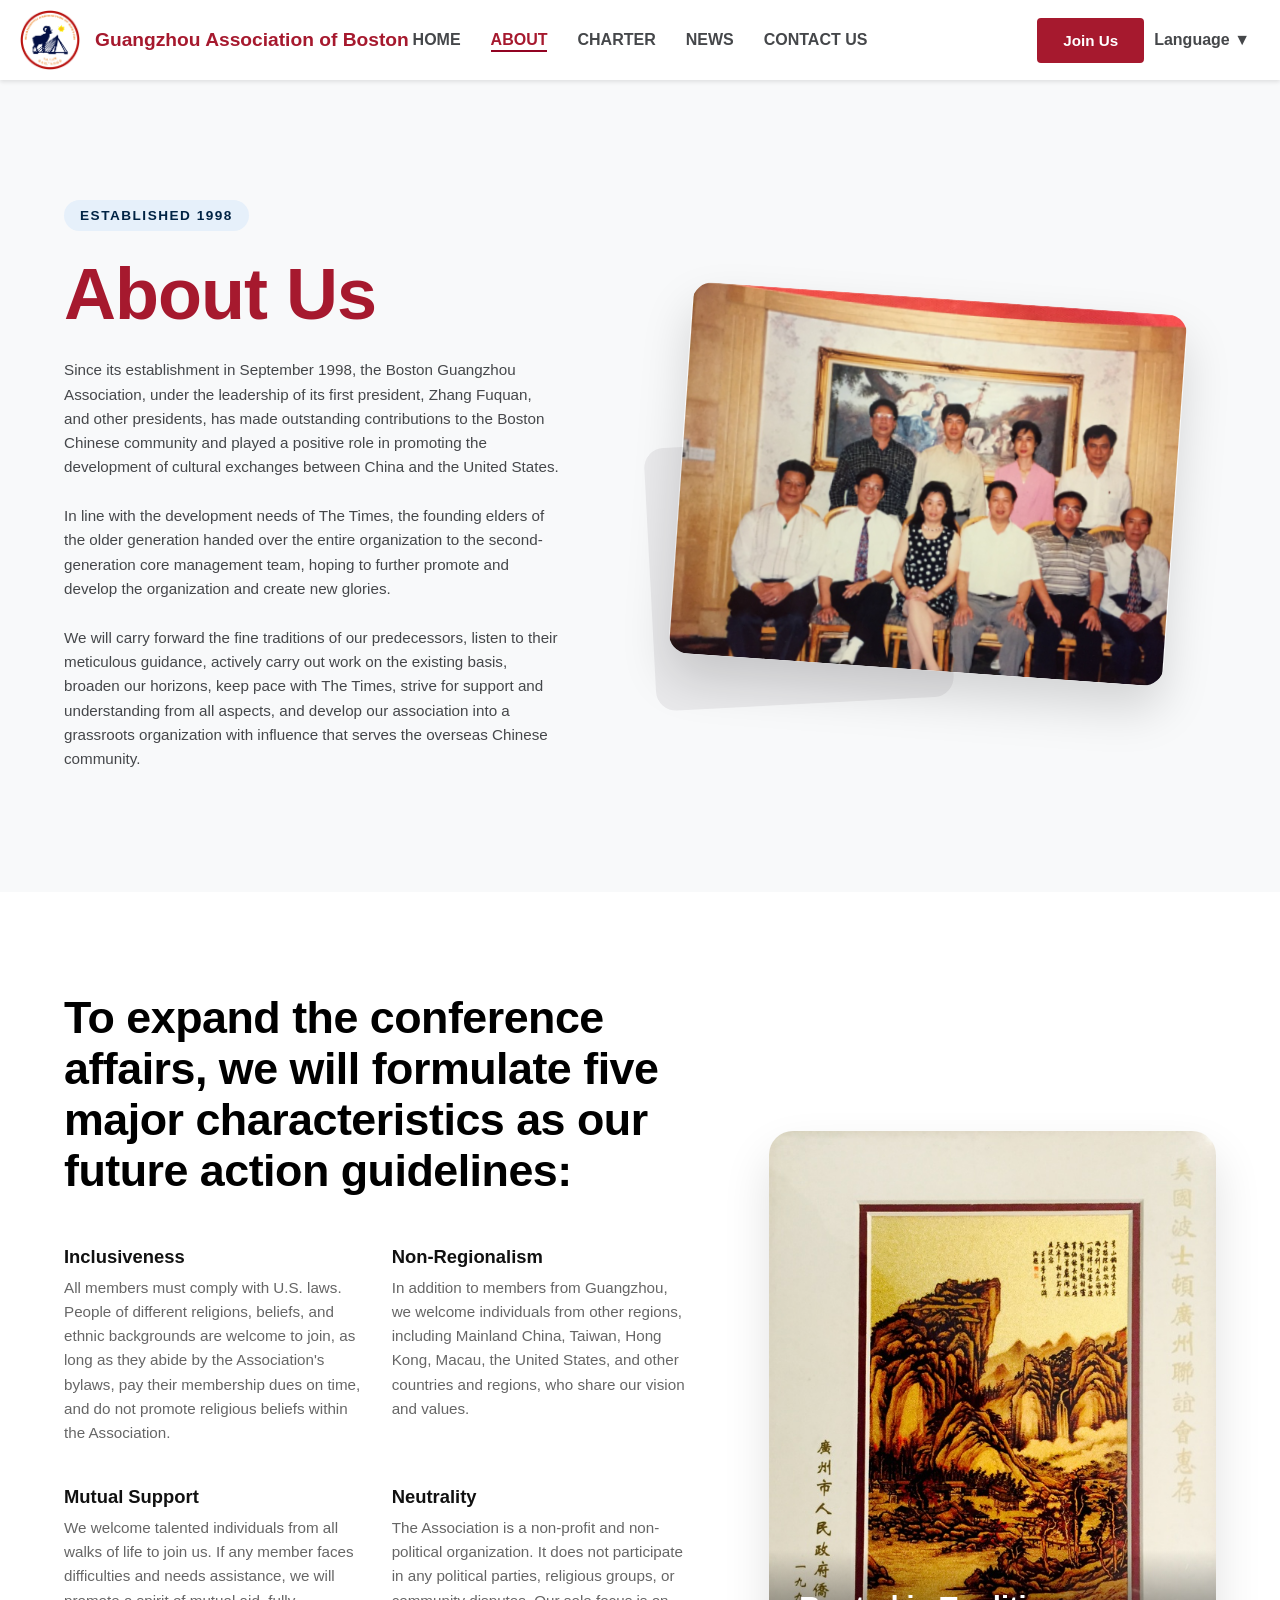
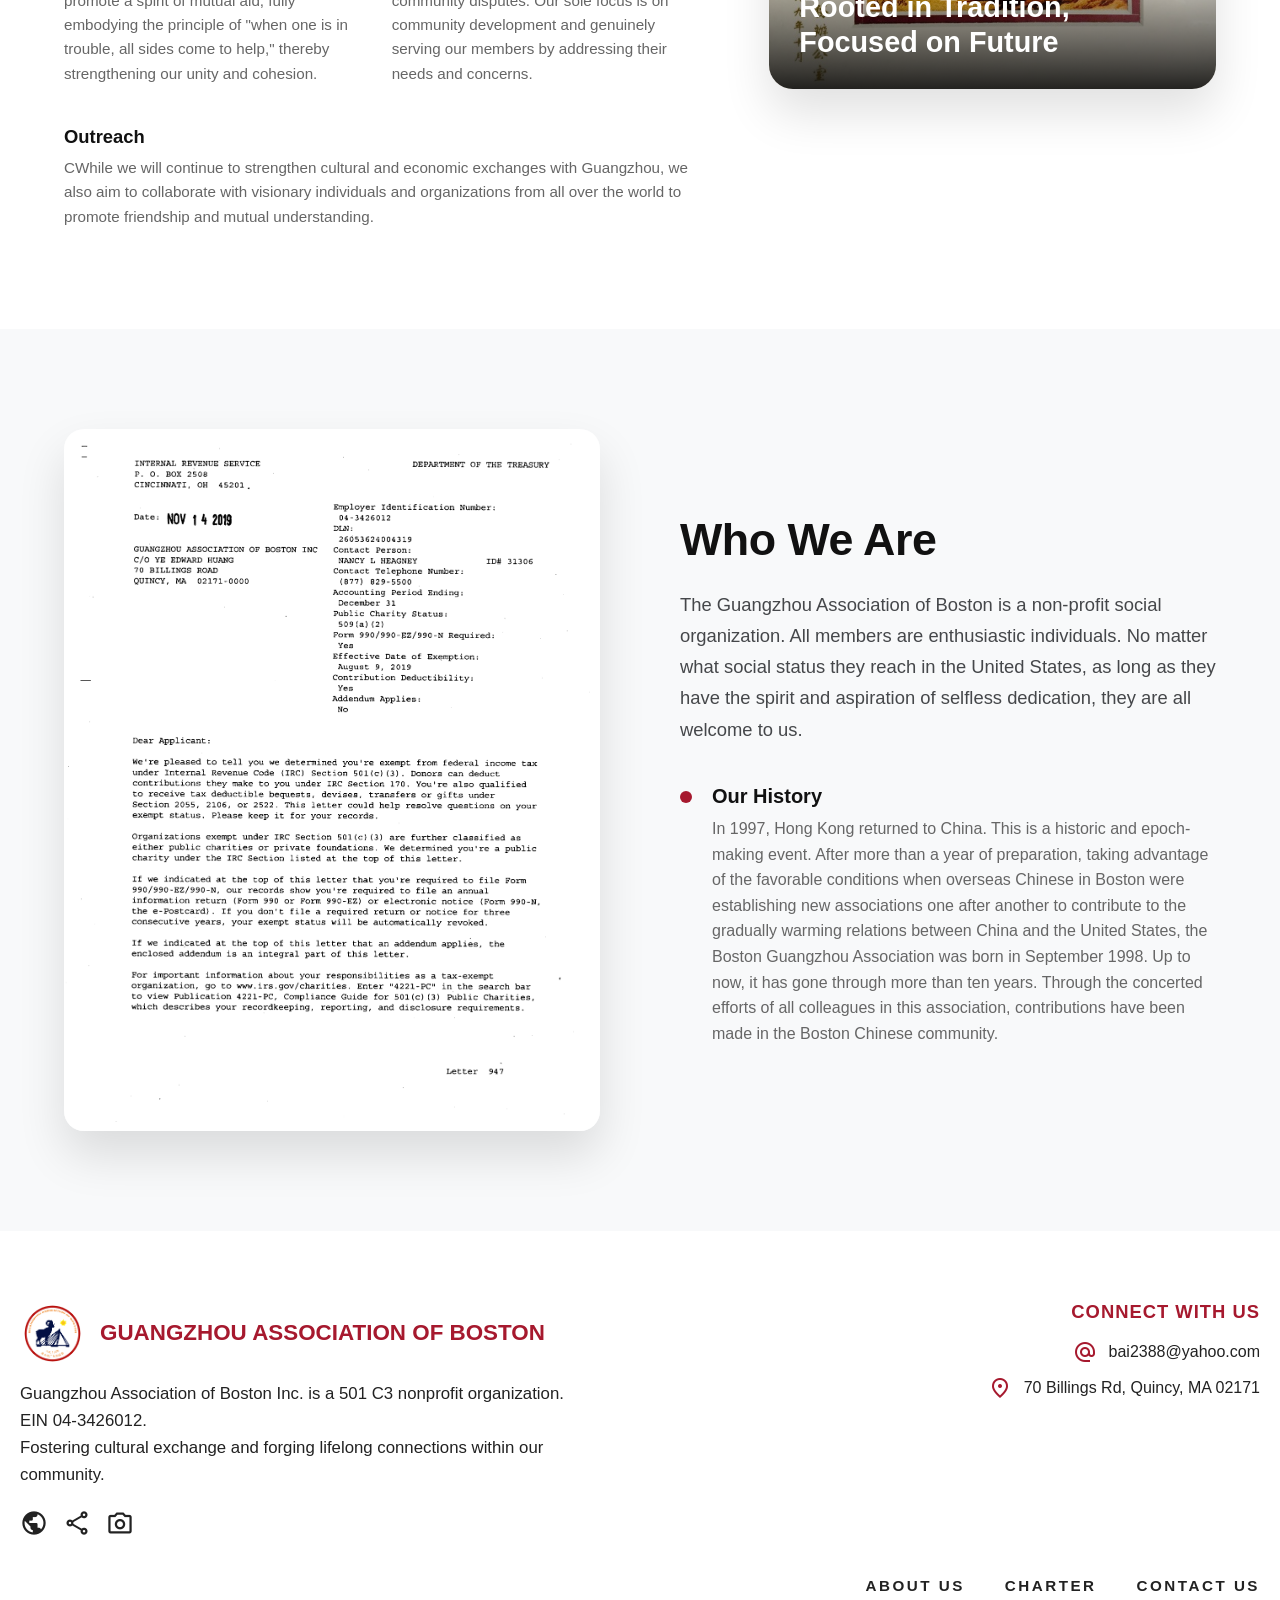
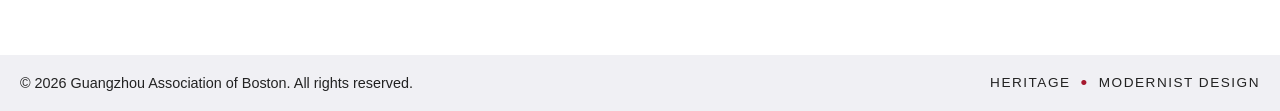
<file: about.html>
<!DOCTYPE html>
<html lang="en">

<head>
    <meta charset="UTF-8">
    <meta name="viewport" content="width=device-width, initial-scale=1.0">
    <title>About Us - Guangzhou Association of Boston</title>
    <link rel="stylesheet" href="styles/global.css">
    <link rel="stylesheet" href="styles/about.css">
    <script defer src="scripts/global.js"></script>
    <!-- Google Fonts -->
    <link rel="preconnect" href="https://fonts.googleapis.com">
    <link rel="preconnect" href="https://fonts.gstatic.com" crossorigin>
    <link href="https://fonts.googleapis.com/css2?family=Archivo+Black&family=Great+Vibes&display=swap"
        rel="stylesheet">
    <link href="https://fonts.googleapis.com/css2?family=Material+Symbols+Outlined" rel="stylesheet">
</head>

<body>

    <!-- Header will be loaded here -->
    <div id="header-placeholder"></div>

    <main>
        <!-- Hero "About Us" Section -->
        <section class="about-hero-section">
            <div class="about-hero-container">
                <!-- Left Column: Typography & Content -->
                <div class="about-hero-text">
                    <span class="establishment-badge">ESTABLISHED 1998</span>
                    <h1 class="about-hero-headline">About Us</h1>
                    <p class="about-hero-description">Since its establishment in September 1998, the Boston Guangzhou
                        Association, under the leadership of its first president, Zhang Fuquan, and other presidents,
                        has made outstanding contributions to the Boston Chinese community and played a positive role in
                        promoting the development of cultural exchanges between China and the United States.
                        <br><br>


                        In line with the development needs of The Times, the founding elders of the older generation
                        handed over the entire organization to the second-generation core management team, hoping to
                        further promote and develop the organization and create new glories.
                        <br><br>


                        We will carry forward the fine traditions of our predecessors, listen to their meticulous
                        guidance, actively carry out work on the existing basis, broaden our horizons, keep pace with
                        The Times, strive for support and understanding from all aspects, and develop our association
                        into a grassroots organization with influence that serves the overseas Chinese community.
                    </p>
                </div>

                <!-- Right Column: Asymmetrical Composition -->
                <div class="about-hero-visual">
                    <div class="visual-wrapper">
                        <div class="accent-card"></div>
                        <img src="images/about1.png" alt="Group portrait of Guangzhou Association founding members"
                            class="hero-illustration">
                    </div>
                </div>
            </div>
        </section>

        <!-- Action Guidelines Section -->
        <section class="guidelines-section">
            <div class="guidelines-container">
                <!-- Left Column: Content Grid -->
                <div class="guidelines-content">
                    <h2 class="guidelines-headline">To expand the conference affairs, we will formulate five major
                        characteristics as our future action guidelines:</h2>
                    <div class="guidelines-grid">
                        <div class="guideline-item">
                            <div class="guideline-badge">1</div>
                            <div class="guideline-text">
                                <h3>Inclusiveness</h3>
                                <p>All members must comply with U.S. laws. People of different religions, beliefs, and
                                    ethnic backgrounds are welcome to join, as long as they abide by the Association's
                                    bylaws, pay their membership dues on time, and do not promote religious beliefs
                                    within the Association.</p>
                            </div>
                        </div>
                        <div class="guideline-item">
                            <div class="guideline-badge">2</div>
                            <div class="guideline-text">
                                <h3>Non-Regionalism</h3>
                                <p>In addition to members from Guangzhou, we welcome individuals from other regions,
                                    including Mainland China, Taiwan, Hong Kong, Macau, the United States, and other
                                    countries and regions, who share our vision and values.</p>
                            </div>
                        </div>
                        <div class="guideline-item">
                            <div class="guideline-badge">3</div>
                            <div class="guideline-text">
                                <h3>Mutual Support</h3>
                                <p>We welcome talented individuals from all walks of life to join us. If any member
                                    faces difficulties and needs assistance, we will promote a spirit of mutual aid,
                                    fully embodying the principle of "when one is in trouble, all sides come to help,"
                                    thereby strengthening our unity and cohesion.</p>
                            </div>
                        </div>
                        <div class="guideline-item">
                            <div class="guideline-badge">4</div>
                            <div class="guideline-text">
                                <h3>Neutrality</h3>
                                <p>The Association is a non-profit and non-political organization. It does not
                                    participate in any political parties, religious groups, or community disputes. Our
                                    sole focus is on community development and genuinely serving our members by
                                    addressing their needs and concerns.</p>
                            </div>
                        </div>
                        <div class="guideline-item span-two">
                            <div class="guideline-badge">5</div>
                            <div class="guideline-text">
                                <h3>Outreach</h3>
                                <p>CWhile we will continue to strengthen cultural and economic exchanges with Guangzhou,
                                    we also aim to collaborate with visionary individuals and organizations from all
                                    over the world to promote friendship and mutual understanding.</p>
                            </div>
                        </div>
                    </div>
                </div>

                <!-- Right Column: Visual Composition -->
                <div class="guidelines-visual">
                    <div class="guidelines-image-wrapper">
                        <img src="images/home2.png" alt="Stylized towering rock formation reaching toward the clouds"
                            class="guidelines-image">
                        <div class="guidelines-caption">Rooted in Tradition, Focused on Future</div>
                    </div>
                </div>
            </div>
        </section>

        <!-- Who We Are Section -->
        <section class="who-we-are-section">
            <div class="who-we-are-container">
                <!-- Left Column: Visual -->
                <div class="who-we-are-visual">
                    <img src="images/finalletter.png" alt="Who We Are - Our Team" class="who-we-are-image">
                </div>

                <!-- Right Column: Content -->
                <div class="who-we-are-content">
                    <h2 class="who-we-are-headline">Who We Are</h2>
                    <p class="who-we-are-description">The Guangzhou Association of Boston is a non-profit social organization. All members are enthusiastic individuals. No matter what social status they reach in the United States, as long as they have the spirit and aspiration of selfless dedication, they are all welcome to us.</p>
                    <ul class="who-we-are-list">
                        <li>
                            <div class="bullet-point"></div>
                            <div class="list-text">
                                <h4>Our History</h4>
                                <p>In 1997, Hong Kong returned to China. This is a historic and epoch-making event. After more than a year of preparation, taking advantage of the favorable conditions when overseas Chinese in Boston were establishing new associations one after another to contribute to the gradually warming relations between China and the United States, the Boston Guangzhou Association was born in September 1998. Up to now, it has gone through more than ten years. Through the concerted efforts of all colleagues in this association, contributions have been made in the Boston Chinese community.</p>
                            </div>
                        </li>
                        
                    </ul>
                </div>
            </div>
        </section>
    </main>

    <!-- Footer will be loaded here -->
    <div id="footer-placeholder"></div>
</body>

</html>
</file>
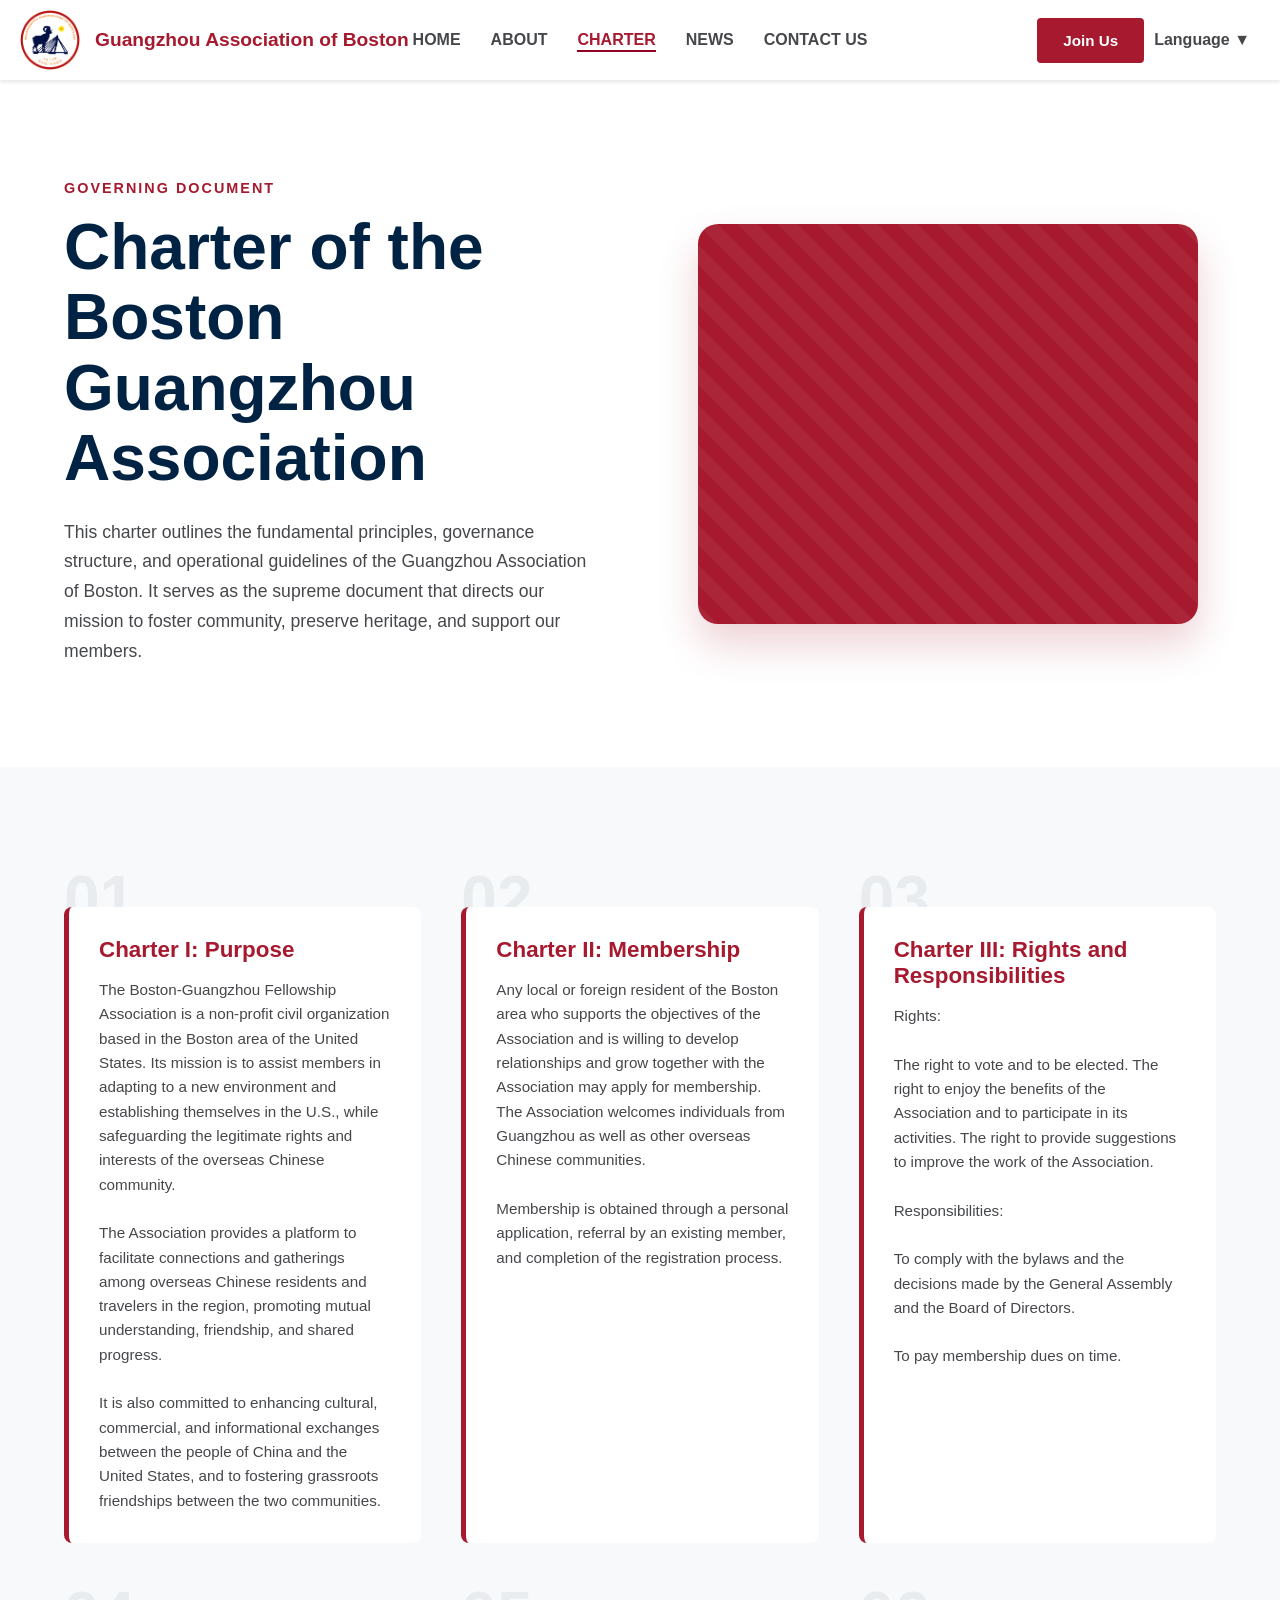
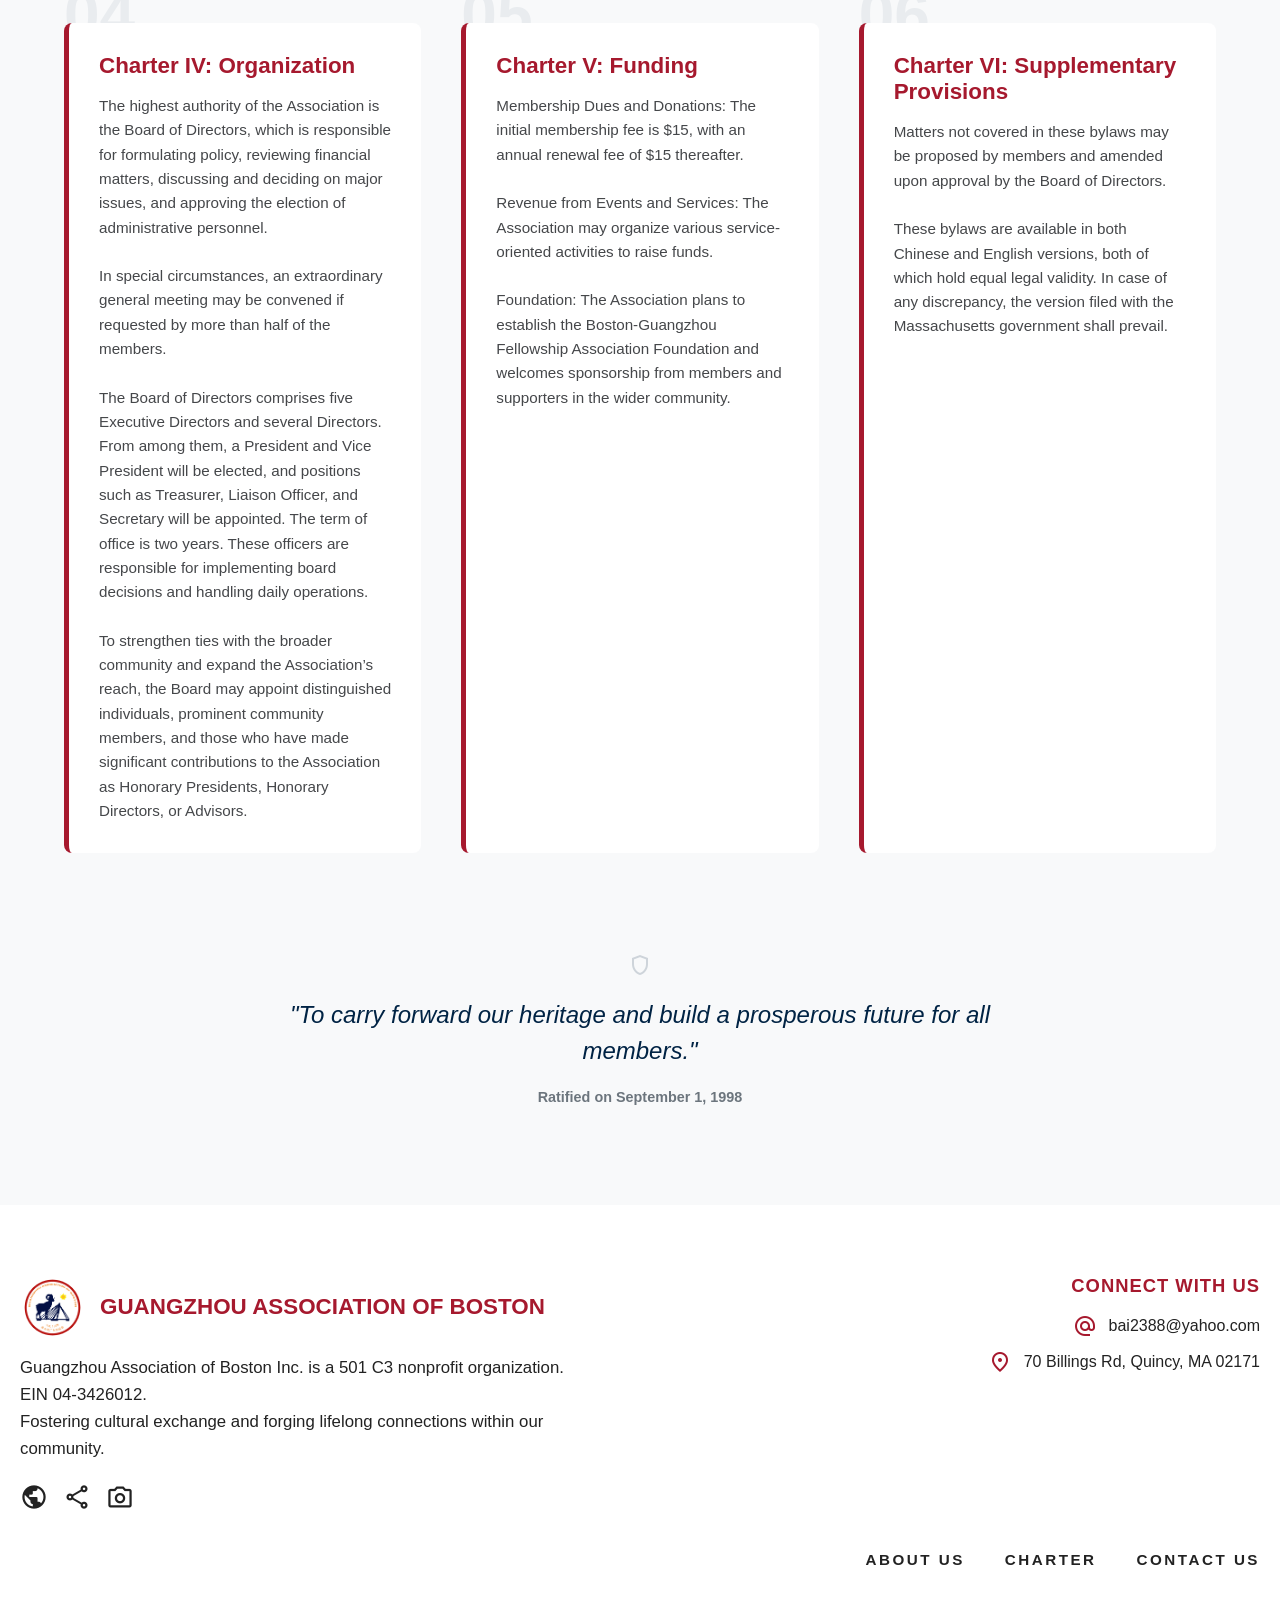
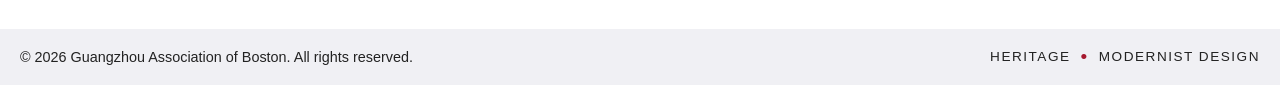
<file: charter.html>
<!DOCTYPE html>
<html lang="en">

<head>
    <meta charset="UTF-8">
    <meta name="viewport" content="width=device-width, initial-scale=1.0">
    <title>Charter - Guangzhou Association of Boston</title>
    <link rel="stylesheet" href="styles/global.css">
    <link rel="stylesheet" href="styles/charter.css">
    <script defer src="scripts/global.js"></script>
    <!-- Google Fonts -->
    <link rel="preconnect" href="https://fonts.googleapis.com">
    <link rel="preconnect" href="https://fonts.gstatic.com" crossorigin>
    <link href="https://fonts.googleapis.com/css2?family=Archivo+Black&family=Great+Vibes&display=swap"
        rel="stylesheet">
    <link href="https://fonts.googleapis.com/css2?family=Material+Symbols+Outlined" rel="stylesheet">
</head>

<body>

    <!-- Header will be loaded here -->
    <div id="header-placeholder"></div>

    <main>
        <!-- Hero Section -->
        <section class="charter-hero-section">
            <div class="charter-hero-container">
                <div class="charter-hero-content">
                    <span class="eyebrow-tag">GOVERNING DOCUMENT</span>
                    <h1 class="charter-headline">Charter of the Boston Guangzhou Association</h1>
                    <p class="lead-paragraph">This charter outlines the fundamental principles, governance structure,
                        and operational guidelines of the Guangzhou Association of Boston. It serves as the supreme
                        document that directs our mission to foster community, preserve heritage, and support our
                        members.</p>
                </div>
                <div class="charter-hero-visual">
                    <div class="red-texture-module"></div>
                </div>
            </div>
        </section>

        <!-- Articles Grid Section -->
        <section class="articles-section">
            <div class="articles-container">
                <div class="articles-grid">
                    <!-- Article 1 -->
                    <div class="article-card">
                        <span class="card-index">01</span>
                        <div class="card-content-wrapper">
                            <h3 class="card-title">Charter I: Purpose</h3>
                            <p>The Boston-Guangzhou Fellowship Association is a non-profit civil organization based in
                                the Boston area of the United States. Its mission is to assist members in adapting to a
                                new environment and establishing themselves in the U.S., while safeguarding the
                                legitimate rights and interests of the overseas Chinese community.<br><br>
                                The Association provides a platform to facilitate connections and gatherings among
                                overseas Chinese residents and travelers in the region, promoting mutual understanding,
                                friendship, and shared progress.<br><br>
                                It is also committed to enhancing cultural, commercial, and informational exchanges
                                between the people of China and the United States, and to fostering grassroots
                                friendships between the two communities.</p>
                        </div>
                    </div>
                    <!-- Article 2 -->
                    <div class="article-card">
                        <span class="card-index">02</span>
                        <div class="card-content-wrapper">
                            <h3 class="card-title">Charter II: Membership</h3>
                            <p>Any local or foreign resident of the Boston area who supports the objectives of the
                                Association and is willing to develop relationships and grow together with the
                                Association may apply for membership. The Association welcomes individuals from
                                Guangzhou as well as other overseas Chinese communities.<br><br>
                                Membership is obtained through a personal application, referral by an existing member,
                                and completion of the registration process.</p>
                        </div>
                    </div>
                    <!-- Article 3 -->
                    <div class="article-card">
                        <span class="card-index">03</span>
                        <div class="card-content-wrapper">
                            <h3 class="card-title">Charter III: Rights and Responsibilities</h3>
                            <p>Rights:
                                <br><br>
                                The right to vote and to be elected.
                                The right to enjoy the benefits of the Association and to participate in its activities.
                                The right to provide suggestions to improve the work of the Association.
                                <br><br>
                                Responsibilities:
                                <br><br>
                                To comply with the bylaws and the decisions made by the General Assembly and the Board
                                of Directors.
                                <br><br>
                                To pay membership dues on time.
                            </p>
                        </div>
                    </div>
                    <!-- Article 4 -->
                    <div class="article-card">
                        <span class="card-index">04</span>
                        <div class="card-content-wrapper">
                            <h3 class="card-title">Charter IV: Organization</h3>
                            <p>The highest authority of the Association is the Board of Directors, which is responsible
                                for formulating policy, reviewing financial matters, discussing and deciding on major
                                issues, and approving the election of administrative personnel.<br><br>
                                In special circumstances, an extraordinary general meeting may be convened if requested
                                by more than half of the members.<br><br>
                                The Board of Directors comprises five Executive Directors and several Directors. From
                                among them, a President and Vice President will be elected, and positions such as
                                Treasurer, Liaison Officer, and Secretary will be appointed. The term of office is two
                                years. These officers are responsible for implementing board decisions and handling
                                daily operations.<br><br>
                                To strengthen ties with the broader community and expand the Association’s reach, the
                                Board may appoint distinguished individuals, prominent community members, and those who
                                have made significant contributions to the Association as Honorary Presidents, Honorary
                                Directors, or Advisors.
                            </p>
                        </div>
                    </div>
                    <!-- Article 5 -->
                    <div class="article-card">
                        <span class="card-index">05</span>
                        <div class="card-content-wrapper">
                            <h3 class="card-title">Charter V: Funding</h3>
                            <p>Membership Dues and Donations: The initial membership fee is $15, with an annual renewal
                                fee of $15 thereafter.<br><br>
                                Revenue from Events and Services: The Association may organize various service-oriented
                                activities to raise funds.<br><br>
                                Foundation: The Association plans to establish the Boston-Guangzhou Fellowship
                                Association Foundation and welcomes sponsorship from members and supporters in the wider
                                community.</p>
                        </div>
                    </div>
                    <!-- Article 6 -->
                    <div class="article-card">
                        <span class="card-index">06</span>
                        <div class="card-content-wrapper">
                            <h3 class="card-title">Charter VI: Supplementary Provisions</h3>
                            <p>Matters not covered in these bylaws may be proposed by members and amended upon approval
                                by the Board of Directors.<br><br>
                                These bylaws are available in both Chinese and English versions, both of which hold
                                equal legal validity. In case of any discrepancy, the version filed with the
                                Massachusetts government shall prevail.
                            </p>
                        </div>
                    </div>
                </div>
            </div>
        </section>

        <!-- Sub-footer Section -->
        <section class="sub-footer-section">
            <div class="sub-footer-container">
                <span class="material-symbols-outlined shield-icon">shield</span>
                <p class="pull-quote">"To carry forward our heritage and build a prosperous future for all members."</p>
                <span class="timestamp">Ratified on September 1, 1998</span>
            </div>
        </section>
    </main>

    <!-- Footer will be loaded here -->
    <div id="footer-placeholder"></div>
</body>

</html>
</file>
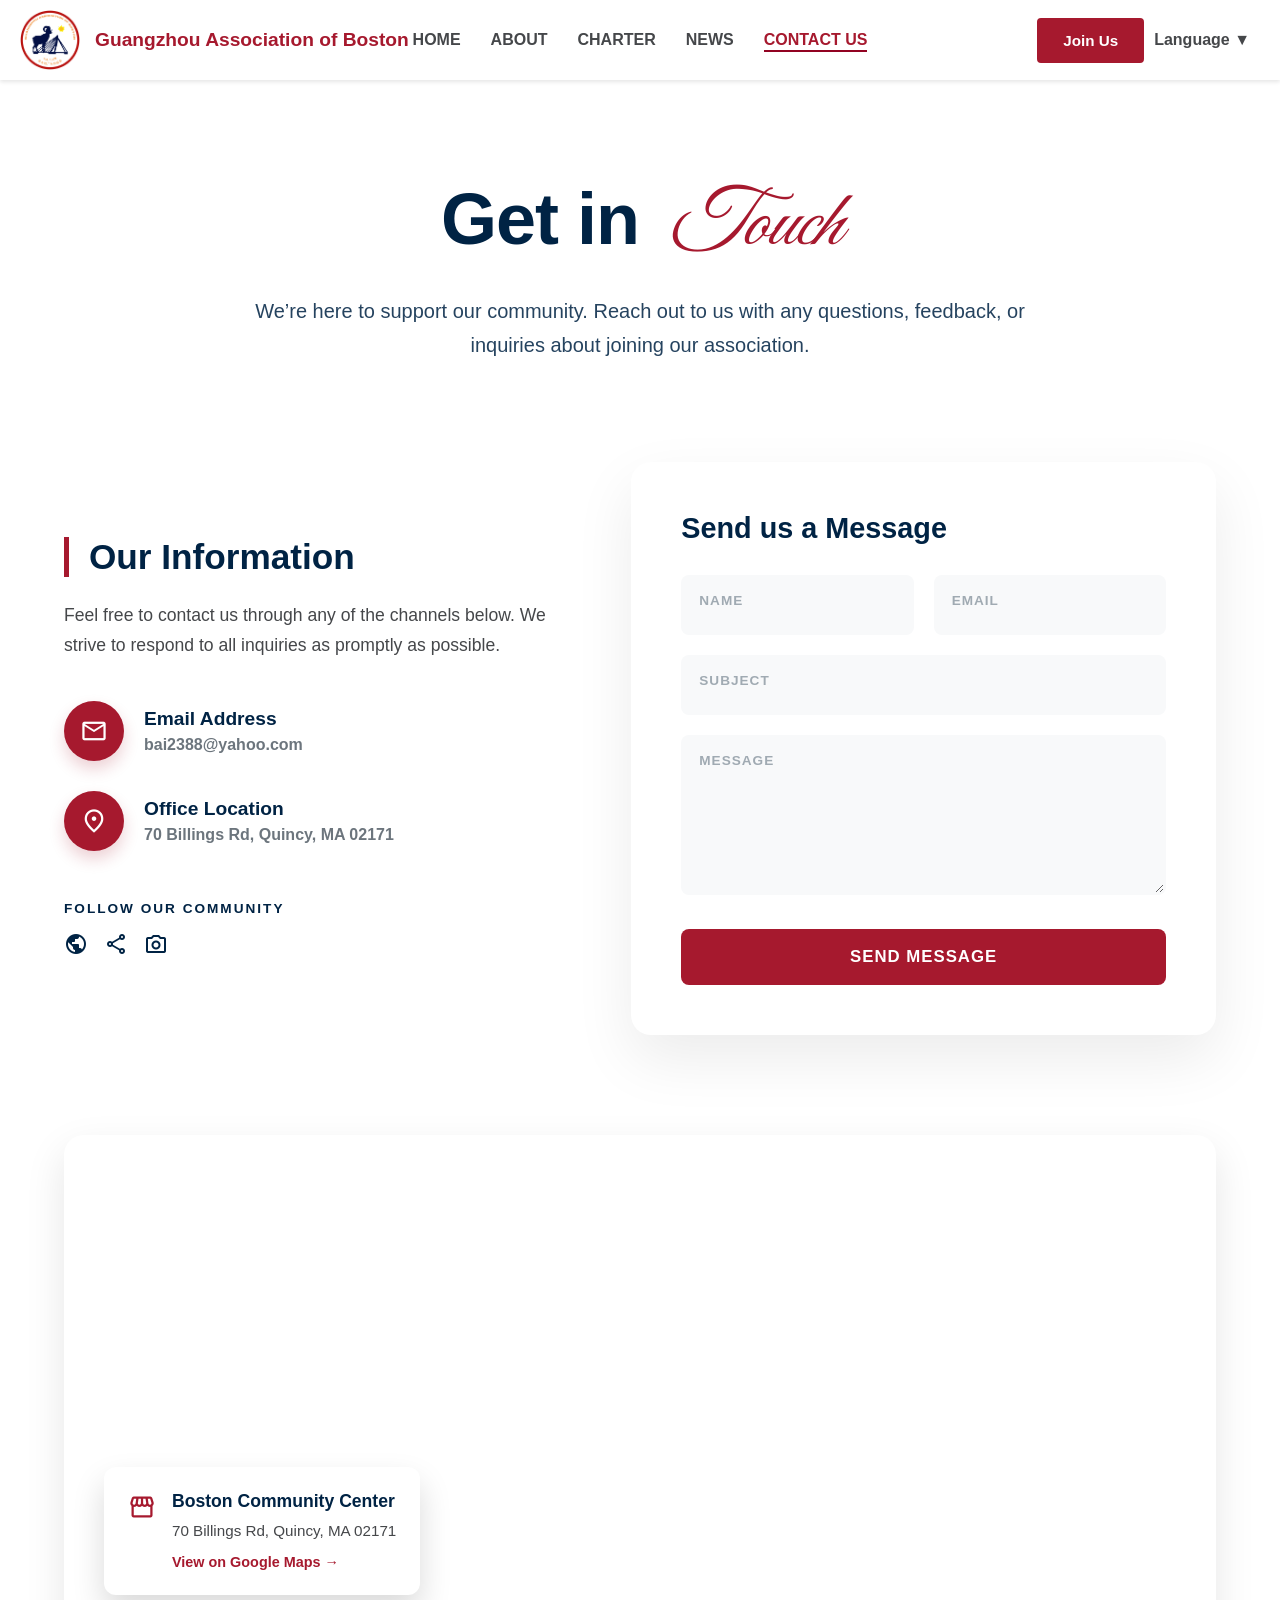
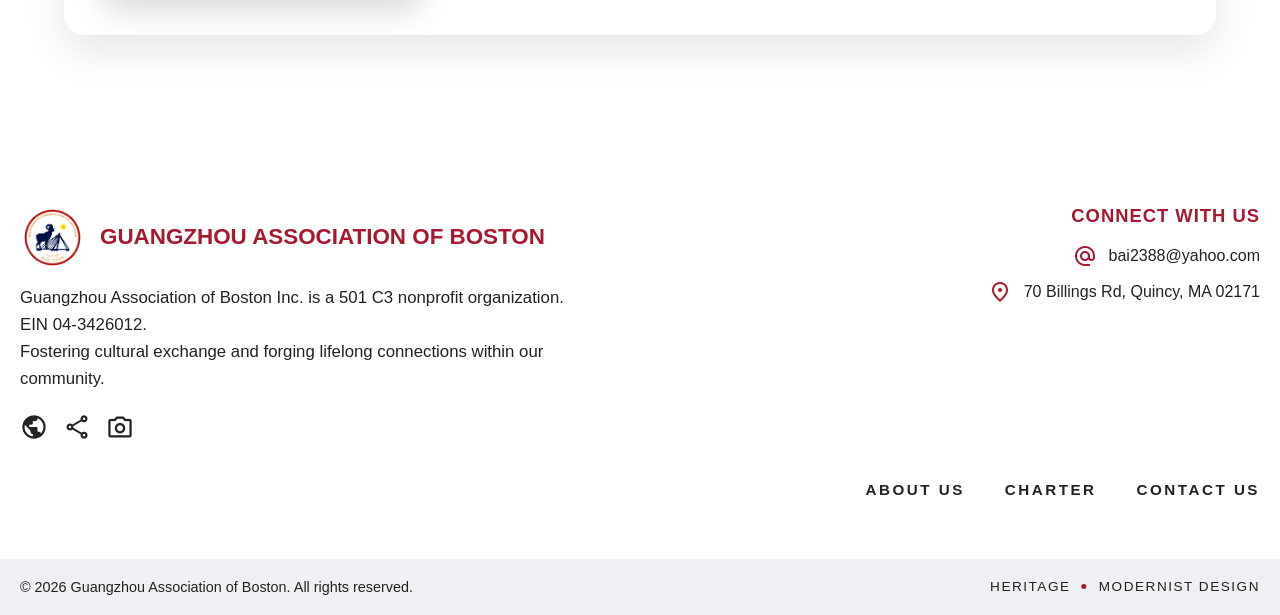
<file: contact.html>
<!DOCTYPE html>
<html lang="en">

<head>
    <meta charset="UTF-8">
    <meta name="viewport" content="width=device-width, initial-scale=1.0">
    <title>Contact Us - Guangzhou Association of Boston</title>
    <link rel="stylesheet" href="styles/global.css">
    <link rel="stylesheet" href="styles/contact.css">
    <script defer src="scripts/global.js"></script>
    <script defer src="scripts/contact.js"></script>
    <!-- Google Fonts -->
    <link rel="preconnect" href="https://fonts.googleapis.com">
    <link rel="preconnect" href="https://fonts.gstatic.com" crossorigin>
    <link href="https://fonts.googleapis.com/css2?family=Archivo+Black&family=Great+Vibes&display=swap" rel="stylesheet">
    <link href="https://fonts.googleapis.com/css2?family=Material+Symbols+Outlined" rel="stylesheet">
</head>

<body>

    <!-- Header will be loaded here -->
    <div id="header-placeholder"></div>

    <main>
        <!-- Hero Header Section -->
        <section class="contact-hero">
            <div class="contact-hero-container">
                <h1 class="contact-headline">Get in <span class="accent-italic">Touch</span></h1>
                <p class="contact-lead">We’re here to support our community. Reach out to us with any questions, feedback, or inquiries about joining our association.</p>
            </div>
        </section>

        <!-- Split-Pane Contact Section -->
        <section class="contact-split-section">
            <div class="contact-split-container">
                
                <!-- Left Column: Information Block -->
                <div class="contact-info-block">
                    <div class="info-title-wrapper">
                        <h2 class="info-headline">Our Information</h2>
                    </div>
                    <p class="info-description">Feel free to contact us through any of the channels below. We strive to respond to all inquiries as promptly as possible.</p>
                    
                    <div class="info-stack">
                        <div class="info-media-item">
                            <div class="info-icon-circle">
                                <span class="material-symbols-outlined">email</span>
                            </div>
                            <div class="info-text">
                                <h3>Email Address</h3>
                                <p>bai2388@yahoo.com</p>
                            </div>
                        </div>
                        <div class="info-media-item">
                            <div class="info-icon-circle">
                                <span class="material-symbols-outlined">location_on</span>
                            </div>
                            <div class="info-text">
                                <h3>Office Location</h3>
                                <p>70 Billings Rd, Quincy, MA 02171</p>
                            </div>
                        </div>
                    </div>

                    <div class="social-bar">
                        <h4>FOLLOW OUR COMMUNITY</h4>
                        <div class="social-icons">
                            <a href="#" aria-label="Website"><span class="material-symbols-outlined">public</span></a>
                            <a href="#" aria-label="Share"><span class="material-symbols-outlined">share</span></a>
                            <a href="#" aria-label="Gallery"><span class="material-symbols-outlined">photo_camera</span></a>
                        </div>
                    </div>
                </div>

                <!-- Right Column: Contact Form Card -->
                <div class="contact-form-block">
                    <div class="form-card">
                        <h3 class="form-headline">Send us a Message</h3>
                        <form id="contact-form" class="contact-form">
                            <div class="form-grid">
                                <div class="form-group">
                                    <input type="text" id="name" class="form-control" placeholder=" " required>
                                    <label for="name" class="floating-label">Name</label>
                                </div>
                                <div class="form-group">
                                    <input type="email" id="email" class="form-control" placeholder=" " required>
                                    <label for="email" class="floating-label">Email</label>
                                </div>
                            </div>
                            <div class="form-group full-width">
                                <input type="text" id="subject" class="form-control" placeholder=" " required>
                                <label for="subject" class="floating-label">Subject</label>
                            </div>
                            <div class="form-group full-width">
                                <textarea id="message" class="form-control textarea-control" placeholder=" " rows="6" required></textarea>
                                <label for="message" class="floating-label">Message</label>
                            </div>
                            <button type="submit" class="btn-submit">SEND MESSAGE</button>
                        </form>
                    </div>
                </div>
            </div>
        </section>

        <!-- Map Component Section -->
        <section class="contact-map-section">
            <div class="map-wrapper">
                <iframe src="https://maps.google.com/maps?q=70%20Billings%20Rd,%20Quincy,%20MA%2002171&t=&z=14&ie=UTF8&iwloc=&output=embed" width="100%" height="100%" frameborder="0" style="border:0;" allowfullscreen="" aria-hidden="false" tabindex="0" title="Google Map of 70 Billings Rd, Quincy, MA"></iframe>
                <div class="map-floating-card">
                    <div class="map-card-icon"><span class="material-symbols-outlined">storefront</span></div>
                    <div class="map-card-text">
                        <h5>Boston Community Center</h5>
                        <p>70 Billings Rd, Quincy, MA 02171</p>
                        <a href="https://maps.google.com/?q=70+Billings+Rd,+Quincy,+MA+02171" target="_blank" rel="noopener" class="map-deep-link">View on Google Maps &rarr;</a>
                    </div>
                </div>
            </div>
        </section>
    </main>

    <!-- Footer will be loaded here -->
    <div id="footer-placeholder"></div>
</body>

</html>
</file>
<file: styles/global.css>
:root {
    --primary-red: #A6192E;
    --primary-navy: #002344;
    --primary-gold: #E89923;
    --dark-gray: #45474A;
    --hover-red: #920322;
    --white: #ffffff;
}

html {
    scroll-behavior: smooth;
    scroll-padding-top: 100px; /* Offsets the scroll to account for the sticky header */
}

body {
    margin: 0;
    font-family: Helvetica, Arial, sans-serif;
}

#header-placeholder {
    display: contents;
}

/* --- Base Header Settings --- */
.main-header {
    background-color: var(--white);
    box-shadow: 0 2px 4px rgba(0,0,0,0.1);
    position: sticky;
    top: 0;
    z-index: 1000;
    width: 100%;
}

.header-container {
    display: flex;
    align-items: center;
    justify-content: space-between;
    padding: 10px 20px;
    max-width: 1400px;
    margin: 0 auto;
}

/* --- Left Section --- */
.header-left {
    display: flex;
    align-items: center;
    gap: 15px;
    flex: 1;
}

.hamburger-menu {
    display: none;
}

.logo-link {
    display: flex;
    align-items: center;
}

.header-logo {
    height: 60px;
    width: auto;
}

.header-label {
    font-size: 1.2rem;
    font-weight: bold;
    color: var(--primary-red);
    white-space: nowrap;
}

/* --- Center Section: Desktop Nav --- */
.header-center {
    display: flex;
    justify-content: center;
    flex: 0 1 auto;
}

.nav-links {
    list-style: none;
    display: flex;
    gap: 30px;
    margin: 0;
    padding: 0;
}

.nav-links a, .mobile-nav-links a, .mobile-language a {
    text-decoration: none;
    color: var(--dark-gray);
    font-weight: bold;
    font-size: 1rem;
    position: relative;
    transition: color 0.3s ease;
}

.nav-links a::after, .mobile-language a::after {
    content: '';
    position: absolute;
    bottom: -4px;
    left: 0;
    width: 0;
    height: 2px;
    background-color: var(--hover-red);
    transition: width 0.3s ease;
}

.nav-links a:hover, .mobile-nav-links a:hover, .mobile-language a:hover {
    color: var(--hover-red);
    text-decoration: none;
}

.nav-links a:hover::after, .mobile-language a:hover::after {
    width: 100%;
}

.nav-links a.active, .mobile-nav-links a.active {
    color: var(--primary-red);
}

.nav-links a.active::after {
    width: 100%;
}

.nav-links .nav-icon {
    display: none;
}

/* --- Right Section: Language Dropdown --- */
.header-right {
    display: flex;
    justify-content: flex-end;
    align-items: center;
    flex: 1;
}

.language-dropdown {
    position: relative;
}

.dropdown-toggle {
    background: none;
    border: none;
    color: var(--dark-gray);
    font-weight: bold;
    cursor: pointer;
    font-size: 1rem;
    padding: 10px;
}

.dropdown-toggle:hover {
    color: var(--hover-red);
}

.dropdown-menu {
    display: none;
    position: absolute;
    top: 100%;
    right: 0;
    background: var(--white);
    box-shadow: 0 4px 6px rgba(0,0,0,0.1);
    list-style: none;
    padding: 10px 0;
    margin: 0;
    min-width: 120px;
    border: 1px solid #eee;
}

.language-dropdown:hover .dropdown-menu {
    display: block;
}

.dropdown-menu li a {
    display: block;
    padding: 8px 20px;
    text-decoration: none;
    color: var(--dark-gray);
}

.dropdown-menu li a:hover {
    background-color: #f9f9f9;
    color: var(--hover-red);
    text-decoration: underline;
}

/* --- Hidden Elements by Default --- */
.mobile-menu-overlay,
.mobile-menu {
    display: none;
}

/* --- Header CTA Button --- */
.btn-header-cta {
    padding: 12px 24px;
    font-size: 0.95rem;
    font-weight: bold;
    text-decoration: none;
    border-radius: 4px;
    transition: all 0.3s ease;
    text-align: center;
    background-color: var(--primary-red);
    color: var(--white);
    border: 2px solid var(--primary-red);
    margin-left: 20px;
}

.btn-header-cta:hover {
    background-color: var(--hover-red);
    border-color: var(--hover-red);
}

/* --- Mobile Mode (Max-width 1024px) --- */
@media (max-width: 1024px) {
    .header-container {
        position: relative;
        justify-content: flex-end;
        padding-top: 40px;
        padding-bottom: 40px;
    }

    .header-center,
    .desktop-only {
        display: none;
    }

    .header-left {
        position: absolute;
        left: 50%;
        transform: translateX(-50%);
        flex: none;
        width: auto;
    }

    .header-right {
        flex: 0 1 auto;
    }

    .btn-header-cta {
        display: none; /* Hide CTA on mobile header, it can be added to the slide-in menu if needed */
    }

    .hamburger-menu {
        display: flex;
        flex-direction: column;
        justify-content: space-between;
        width: 30px;
        height: 22px;
        background: none;
        border: none;
        cursor: pointer;
        padding: 0;
    }

    .hamburger-menu span {
        width: 100%;
        height: 3px;
        background-color: var(--dark-gray);
        border-radius: 2px;
    }

    .header-logo {
        height: 70px;
    }

    .header-label {
        display: none;
    }

    /* --- Mobile Slide-in Menu Elements --- */
    .mobile-menu-overlay {
        display: block;
        position: fixed;
        top: 0; left: 0; width: 100%; height: 100vh;
        background: rgba(0,0,0,0.5);
        z-index: 1500;
        opacity: 0;
        visibility: hidden;
        transition: opacity 0.3s ease;
    }

    .mobile-menu-overlay.open {
        opacity: 1;
        visibility: visible;
    }

    .mobile-menu {
        display: block;
        position: fixed;
        top: 0; right: -300px; left: auto;
        width: 260px; height: 100vh;
        background-color: var(--white);
        box-shadow: -2px 0 8px rgba(0,0,0,0.2);
        z-index: 2000;
        transition: right 0.3s ease;
        overflow-y: auto;
        padding: 25px 20px;
        box-sizing: border-box;
    }

    .mobile-menu.open {
        right: 0;
        left: auto;
    }

    .mobile-menu-header {
        display: flex; justify-content: space-between; align-items: flex-start; margin-bottom: 20px;
    }

    .mobile-logo { height: 80px; width: auto; }

    .close-menu {
        background: none; border: none; font-size: 32px;
        cursor: pointer; color: var(--dark-gray); line-height: 1; padding: 0;
    }

    .brand-title {
        color: var(--primary-red);
        font-weight: bold; font-size: 1.25rem; line-height: 1.3; margin-bottom: 5px;
    }

    .brand-subtitle {
        color: var(--dark-gray); font-size: 1rem; margin-bottom: 30px;
    }
    
    .mobile-nav-links { list-style: none; padding: 0; margin: 0 0 30px 0; }
    .mobile-nav-links li { margin-bottom: 5px; }

    .mobile-nav-links .nav-icon {
        display: block;
        margin-right: 10px;
        font-size: 1.4rem;
    }

    .mobile-nav-links a {
        display: flex;
        align-items: center;
        padding: 12px 15px;
        border-left: 4px solid transparent; /* prevents jump layout on active hover */
        box-sizing: border-box;
    }

    .mobile-nav-links .nav-text {
        position: relative;
    }

    .mobile-nav-links .nav-text::after {
        content: '';
        position: absolute;
        bottom: -4px;
        left: 0;
        width: 0;
        height: 2px;
        background-color: var(--hover-red);
        transition: width 0.3s ease;
    }

    .mobile-nav-links a:hover .nav-text::after, .mobile-nav-links a.active .nav-text::after {
        width: 100%;
    }

    .mobile-nav-links a.active {
        color: var(--primary-red);
        background-color: #FFDAD9;
        border-left-color: var(--primary-red);
    }

    .mobile-dropdown-toggle {
        background: none;
        border: none;
        color: var(--dark-gray);
        font-weight: bold;
        font-size: 1.15rem;
        padding: 0;
        cursor: pointer;
        width: 100%;
        text-align: left;
        font-family: inherit;
    }
    
    .mobile-dropdown-toggle:hover {
        color: var(--hover-red);
    }

    .mobile-dropdown-menu {
        list-style: none;
        padding: 0 0 0 15px;
        margin: 0;
        max-height: 0;
        overflow: hidden;
        transition: max-height 0.3s ease, padding 0.3s ease;
    }
    
    .mobile-dropdown-menu.open {
        max-height: 150px;
        padding-top: 10px;
    }
    
    .mobile-dropdown-menu li {
        margin-bottom: 12px;
    }
}

/* --- Footer Styles --- */
.main-footer {
    background-color: #fff;
    color: #222;
    padding: 70px 0 0;
    font-family: Helvetica, Arial, sans-serif;
    margin-top: auto;
}

.footer-container {
    max-width: 1400px;
    margin: 0 auto;
    padding: 0 20px;
    display: flex;
    flex-direction: column;
}

/* --- Top Row: Branding and Contact --- */
.footer-top-row {
    display: flex;
    justify-content: space-between;
    align-items: flex-start;
    flex-wrap: wrap;
    gap: 40px;
    margin-bottom: 40px;
}

/* Branding (Left) */
.footer-brand {
    display: flex;
    flex-direction: column;
    gap: 15px;
    max-width: 600px;
}

.footer-logo-wrap {
    display: flex;
    align-items: center;
    gap: 15px;
}

.footer-logo {
    width: 65px;
    height: 65px;
    border-radius: 50%;
    object-fit: contain;
    background-color: var(--white);
    padding: 4px;
    box-sizing: border-box;
}

.footer-wordmark {
    font-size: 1.4rem;
    font-weight: bold;
    color: var(--primary-red);
    text-transform: uppercase;
    line-height: 1.2;
    font-family: Helvetica, Arial, sans-serif;
}

.footer-tagline {
    font-weight: 300;
    font-size: 1.05rem;
    color: #222;
    margin: 0;
    line-height: 1.6;
}

.footer-socials {
    display: flex;
    gap: 15px;
    margin-top: 5px;
}

.footer-socials a {
    color: #222;
    text-decoration: none;
    transition: color 0.3s ease;
    display: flex;
    align-items: center;
    justify-content: center;
}

.footer-socials a:hover {
    color: var(--hover-red);
}

.footer-socials .material-symbols-outlined {
    font-size: 28px;
}

/* Contact Information (Right) */
.footer-contact {
    display: flex;
    flex-direction: column;
    align-items: flex-end;
    gap: 12px;
}

.footer-kicker {
    color: var(--primary-red);
    font-size: 1.15rem;
    font-weight: bold;
    text-transform: uppercase;
    margin: 0 0 5px 0;
    letter-spacing: 1px;
}

.contact-item {
    display: flex;
    align-items: center;
    gap: 12px;
    color: #222;
    font-size: 1rem;
}

.contact-icon {
    color: var(--primary-red);
    font-size: 1.4rem;
}

/* --- Middle Row: Navigation Layer --- */
.footer-middle-row {
    display: flex;
    justify-content: flex-end;
    margin-bottom: 60px; /* Ample white space above the sub-footer */
}

.footer-nav {
    list-style: none;
    padding: 0;
    margin: 0;
    display: flex;
    gap: 40px;
    flex-wrap: wrap;
}

.footer-nav li {
    display: inline-block;
}

.footer-nav li a {
    color: #222;
    text-decoration: none;
    font-size: 0.95rem;
    font-weight: bold;
    text-transform: uppercase;
    letter-spacing: 2.5px;
    transition: color 0.3s ease;
}

.footer-nav li a:hover {
    color: var(--primary-red);
}

/* --- Bottom Row: Sub-footer / Legal Bar --- */
.footer-bottom-row {
    background-color: #F0F0F4;
    padding: 20px;
    color: #222;
    font-size: 0.9rem;
}

.footer-bottom-content {
    display: flex;
    justify-content: space-between;
    align-items: center;
    flex-wrap: wrap;
    gap: 20px;
    max-width: 1400px;
    margin: 0 auto;
}

.footer-attribution {
    display: flex;
    align-items: center;
    gap: 10px;
    letter-spacing: 1.5px;
    font-size: 0.85rem;
}

.footer-attribution .bullet {
    color: var(--primary-red);
    font-size: 1.2rem;
    line-height: 0;
}

/* --- Mobile Responsiveness --- */
@media (max-width: 768px) {
    .footer-top-row {
        flex-direction: column;
        gap: 50px;
    }

    .footer-contact, .footer-middle-row {
        align-items: flex-start;
        text-align: left;
        justify-content: flex-start;
    }
    
    .footer-nav {
        flex-direction: column;
        gap: 20px;
    }
    
    .footer-bottom-content {
        flex-direction: column;
        align-items: flex-start;
    }
}
</file>
<file: styles/about.css>
/* --- About Hero Section --- */
.about-hero-section {
    background-color: #F8F9FA; /* Light grey background */
    padding: 120px 5%;
    display: flex;
    justify-content: center;
    overflow: hidden; /* Prevent horizontal scroll from rotated elements */
}

.about-hero-container {
    max-width: 1400px;
    width: 100%;
    display: flex;
    align-items: center;
    justify-content: space-between;
    gap: 80px;
}

/* --- Left Column: Text --- */
.about-hero-text {
    flex: 1;
    max-width: 550px;
}

.establishment-badge {
    display: inline-block;
    background-color: #E6F0FA; /* Light blue */
    color: var(--primary-navy);
    font-size: 0.85rem;
    font-weight: bold;
    letter-spacing: 1.5px;
    padding: 8px 16px;
    border-radius: 999px; /* Pill shape */
    margin-bottom: 24px;
}

.about-hero-headline {
    color: var(--primary-red);
    font-size: 4.5rem;
    line-height: 1.1;
    margin: 0 0 24px 0;
    font-family: Helvetica, Arial, sans-serif;
    letter-spacing: -1px;
}

.about-hero-description {
    color: var(--dark-gray);
    font-size: 0.95rem;
    line-height: 1.6;
    font-weight: 500;
    margin: 0;
}

/* --- Right Column: Visual Composition --- */
.about-hero-visual {
    flex: 1;
    display: flex;
    justify-content: center;
    align-items: center;
    padding: 40px; /* Gives rotation room to breathe */
}

.visual-wrapper {
    position: relative;
    width: 100%;
    max-width: 650px;
}

.accent-card {
    position: absolute;
    bottom: -30px;
    left: -30px;
    width: 60%;
    height: 70%;
    background-color: #E9E9EB; /* Light grey accent */
    border-radius: 20px;
    z-index: 1;
    transform: rotate(-3deg);
}

.hero-illustration {
    position: relative;
    z-index: 2;
    width: 100%;
    height: auto;
    aspect-ratio: 4 / 3;
    object-fit: cover;
    border-radius: 20px;
    box-shadow: 0 24px 48px rgba(0, 0, 0, 0.15); /* Pop effect */
    transform: rotate(4deg); /* Clockwise rotation */
    transition: transform 0.4s ease;
}

/* Hover effect for an extra interactive feel */
.visual-wrapper:hover .hero-illustration {
    transform: rotate(2deg) scale(1.02);
}

/* --- Mobile Responsiveness --- */
@media (max-width: 1024px) {
    .about-hero-section {
        padding: 80px 5%;
    }

    .about-hero-container {
        flex-direction: column;
        text-align: center;
        gap: 60px;
    }

    .about-hero-text {
        max-width: 100%;
    }

    .about-hero-headline {
        font-size: 3.5rem;
    }

    .about-hero-visual {
        padding: 20px 0;
    }

    .accent-card {
        bottom: -15px;
        left: -15px;
    }
}

/* --- Action Guidelines Section --- */
.guidelines-section {
    padding: 100px 5%;
    background-color: #ffffff;
    display: flex;
    justify-content: center;
}

.guidelines-container {
    max-width: 1400px;
    width: 100%;
    display: flex;
    align-items: center;
    justify-content: space-between;
    gap: 80px;
}

/* --- Left Column: Content Grid --- */
.guidelines-content {
    flex: 1.4;
    max-width: 800px;
}

.guidelines-headline {
    color: #000000;
    font-size: 2.8rem;
    font-weight: 800;
    margin: 0 0 50px 0;
    font-family: Helvetica, Arial, sans-serif;
    letter-spacing: -0.5px;
}

.guidelines-grid {
    display: grid;
    grid-template-columns: repeat(2, 1fr);
    gap: 40px 30px;
}

.guideline-item {
    display: flex;
    align-items: flex-start;
    gap: 16px;
}

.guideline-item.span-two {
    grid-column: 1 / -1;
}

.guideline-badge {
    display: none; /* Hidden on desktop, shown on mobile */
}

.guideline-icon {
    width: 48px;
    height: 48px;
    border-radius: 12px;
    display: flex;
    align-items: center;
    justify-content: center;
    flex-shrink: 0;
}

.guideline-icon .material-symbols-outlined {
    font-size: 24px;
}

/* Muted pastel background colors */
.bg-pastel-blue { background-color: #E6F0FA; color: #0056b3; }
.bg-pastel-green { background-color: #E8F5E9; color: #2e7d32; }
.bg-pastel-yellow { background-color: #FFFDE7; color: #fbc02d; }
.bg-pastel-purple { background-color: #F3E5F5; color: #6a1b9a; }
.bg-pastel-red { background-color: #FFEBEE; color: #c62828; }

.guideline-text h3 {
    color: #111111;
    font-size: 1.15rem;
    font-weight: 700;
    margin: 0 0 8px 0;
    font-family: Helvetica, Arial, sans-serif;
}

.guideline-text p {
    color: #666666;
    font-size: 0.95rem;
    line-height: 1.6;
    font-weight: 300;
    margin: 0;
}

/* --- Right Column: Visual Composition --- */
.guidelines-visual {
    flex: 1;
    display: flex;
    flex-direction: column;
    justify-content: center;
    align-items: center;
}

.guidelines-image-wrapper {
    position: relative;
    width: 100%;
    max-width: 500px;
    border-radius: 24px;
    overflow: hidden;
    box-shadow: 0 24px 48px rgba(0, 0, 0, 0.12);
}

.guidelines-image {
    width: 100%;
    height: auto;
    aspect-ratio: 4 / 5;
    object-fit: cover;
    display: block;
}

.guidelines-caption {
    position: absolute;
    bottom: 0;
    left: 0;
    width: 100%;
    padding: 40px 30px 30px;
    background: linear-gradient(to top, rgba(0,0,0,0.85) 0%, rgba(0,0,0,0) 100%);
    color: #ffffff;
    font-size: 1.8rem;
    font-weight: 800;
    line-height: 1.2;
    font-family: Helvetica, Arial, sans-serif;
    box-sizing: border-box;
    text-align: left;
}

.guidelines-footer-text {
    color: #45474A;
    font-size: 1.05rem;
    line-height: 1.7;
    margin: 30px 0 0 0;
    max-width: 500px; /* Matches the image wrapper's max-width for alignment */
}

/* --- Action Guidelines Mobile Responsiveness --- */
@media (max-width: 1024px) {
    .guidelines-section {
         padding-top: 0px;
        background-color: #F8F9FA;
    }

    .guidelines-container {
        flex-direction: column;
        gap: 60px;
    }

    .guidelines-content {
        max-width: 100%;
    }
    .guidelines-content h2{
        text-align: center;
        font-size: 1.5rem;
    }

    .guidelines-headline {
        text-align: center;
        font-size: 2.5rem;
        margin-bottom: 40px;
        color: var(--primary-red);
    }

    .guideline-icon {
        display: none;
    }

    .guideline-badge {
        display: flex;
        align-items: center;
        justify-content: center;
        flex-shrink: 0;
        width: 40px;
        height: 40px;
        border-radius: 50%;
        background-color: #E6F0FA;
        color: var(--primary-navy);
        font-weight: bold;
        font-size: 1.2rem;
    }

    .guidelines-visual {
        width: 100%;
    }
}

@media (max-width: 768px) {
    .guidelines-grid {
        grid-template-columns: 1fr;
        gap: 30px;
    }

    .guideline-item.span-two {
        grid-column: 1 / -1;
    }

    .guidelines-image-wrapper {
        border-radius: 16px;
    }

    .guidelines-caption {
        font-size: 1.5rem;
        padding: 30px 20px 20px;
    }
}

/* --- Who We Are Section --- */
.who-we-are-section {
    padding: 100px 5%;
    background-color: #F8F9FA; /* Light grey block to alternate cleanly with the white section above */
    display: flex;
    justify-content: center;
}

.who-we-are-container {
    max-width: 1400px;
    width: 100%;
    display: flex;
    align-items: center;
    gap: 80px;
}

/* --- Left Column: Visual --- */
.who-we-are-visual {
    flex: 1;
    display: flex;
    justify-content: center;
}

.who-we-are-image {
    width: 100%;
    max-width: 600px;
    height: auto;
    border-radius: 20px;
    box-shadow: 0 24px 48px rgba(0, 0, 0, 0.12);
    object-fit: cover;
}

/* --- Right Column: Content --- */
.who-we-are-content {
    flex: 1;
    max-width: 600px;
}

.who-we-are-headline {
    color: #111111;
    font-size: 2.8rem;
    font-weight: 800;
    margin: 0 0 24px 0;
    font-family: Helvetica, Arial, sans-serif;
    letter-spacing: -0.5px;
}

.who-we-are-description {
    color: #45474A;
    font-size: 1.15rem;
    line-height: 1.7;
    margin: 0 0 40px 0;
}

.who-we-are-list {
    list-style: none;
    padding: 0;
    margin: 0;
    display: flex;
    flex-direction: column;
    gap: 30px;
}

.who-we-are-list li {
    display: flex;
    align-items: flex-start;
    gap: 20px;
}

.who-we-are-list .bullet-point {
    width: 12px;
    height: 12px;
    background-color: #A6192E; /* Bold Maroon */
    border-radius: 50%;
    margin-top: 6px;
    flex-shrink: 0;
}

.who-we-are-list .list-text h4 {
    color: #111111;
    font-size: 1.25rem;
    font-weight: 700;
    margin: 0 0 8px 0;
    font-family: Helvetica, Arial, sans-serif;
}

.who-we-are-list .list-text p {
    color: #666666; /* Lighter grey */
    font-size: 1rem;
    line-height: 1.6;
    margin: 0;
}

/* --- Who We Are Mobile Responsiveness --- */
@media (max-width: 1024px) {
    .who-we-are-section {
        padding: 80px 5%;
    }

    .who-we-are-container {
        flex-direction: column-reverse;
        gap: 60px;
    }

    .who-we-are-content,
    .who-we-are-visual {
        max-width: 100%;
    }

    .who-we-are-headline {
        text-align: center;
        font-size: 2.5rem;
    }
}
</file>
<file: styles/charter.css>
/* --- Charter Hero Section --- */
.charter-hero-section {
    background-color: #ffffff;
    padding: 100px 5%;
    display: flex;
    justify-content: center;
}

.charter-hero-container {
    max-width: 1400px;
    width: 100%;
    display: flex;
    align-items: center;
    gap: 80px;
}

.charter-hero-content {
    flex: 1;
    max-width: 600px;
}

.eyebrow-tag {
    color: var(--primary-red);
    font-weight: 800;
    text-transform: uppercase;
    letter-spacing: 2px;
    font-size: 0.9rem;
    display: block;
    margin-bottom: 16px;
}

.charter-headline {
    color: var(--primary-navy);
    font-size: 4rem;
    line-height: 1.1;
    margin: 0 0 24px 0;
    font-family: Helvetica, Arial, sans-serif;
}

.lead-paragraph {
    color: var(--dark-gray);
    font-size: 1.1rem;
    line-height: 1.7;
    margin: 0;
}

.charter-hero-visual {
    flex: 1;
    display: flex;
    justify-content: center;
}

.red-texture-module {
    width: 100%;
    max-width: 500px;
    height: 400px;
    background-color: var(--primary-red);
    /* In a real project, you'd use a background-image for texture */
    background-image: linear-gradient(45deg, rgba(255,255,255,0.05) 25%, transparent 25%, transparent 50%, rgba(255,255,255,0.05) 50%, rgba(255,255,255,0.05) 75%, transparent 75%, transparent);
    background-size: 40px 40px;
    border-radius: 20px;
    box-shadow: 0 20px 40px rgba(166, 25, 46, 0.2);
}

/* --- Articles Grid Section --- */
.articles-section {
    background-color: #F8F9FA;
    padding: 100px 5%;
}

.articles-container {
    max-width: 1400px;
    margin: 0 auto;
}

.articles-grid {
    display: grid;
    grid-template-columns: repeat(3, 1fr);
    gap: 40px;
}

.article-card {
    position: relative;
    padding-top: 40px; /* Space for the background number */
}

.card-index {
    position: absolute;
    top: 0;
    left: 0;
    font-size: 4rem;
    font-weight: 900;
    color: #E9ECEF;
    z-index: 1;
    line-height: 1;
    user-select: none;
}

.card-content-wrapper {
    position: relative;
    z-index: 2;
    background-color: #ffffff;
    padding: 30px;
    border-radius: 8px;
    border-left: 5px solid var(--primary-red);
    height: 100%;
    box-sizing: border-box;
}

.card-title {
    color: var(--primary-red);
    font-size: 1.4rem;
    margin: 0 0 15px 0;
    font-family: Helvetica, Arial, sans-serif;
}

.card-content-wrapper p {
    color: var(--dark-gray);
    font-size: 0.95rem;
    line-height: 1.6;
    margin: 0;
}

/* --- Sub-footer Section --- */
.sub-footer-section {
    background-color: #F8F9FA;
    padding: 0 5% 100px;
}

.sub-footer-container {
    max-width: 800px;
    margin: 0 auto;
    text-align: center;
    display: flex;
    flex-direction: column;
    align-items: center;
    gap: 20px;
}

.shield-icon {
    font-size: 3rem;
    color: #CED4DA;
}

.pull-quote {
    font-size: 1.5rem;
    font-style: italic;
    color: var(--primary-navy);
    line-height: 1.5;
    margin: 0;
}

.timestamp {
    font-size: 0.9rem;
    color: #6C757D;
    font-weight: bold;
}

/* --- Responsive Design --- */
@media (max-width: 1024px) {
    .charter-hero-section {
        padding-bottom: 0;
    }

    .charter-hero-container {
        flex-direction: column;
        text-align: center;
    }

    .red-texture-module {
        display: none;
    }

    .articles-section {
        padding-top: 60px;
    }

    .articles-grid {
        grid-template-columns: repeat(2, 1fr);
    }
}

@media (max-width: 768px) {
    .charter-headline {
        font-size: 3rem;
    }

    .articles-grid {
        grid-template-columns: 1fr;
    }

    .pull-quote {
        font-size: 1.2rem;
    }
}
</file>
<file: styles/contact.css>
/* --- Hero Header Section --- */
.contact-hero {
    background-color: #ffffff;
    padding: 100px 5% 60px;
    text-align: center;
}

.contact-hero-container {
    max-width: 800px;
    margin: 0 auto;
}

.contact-headline {
    color: var(--primary-navy);
    font-size: 4.5rem;
    line-height: 1.1;
    margin: 0 0 24px 0;
    font-family: Helvetica, Arial, sans-serif;
    letter-spacing: -1px;
}

.accent-italic {
    color: var(--primary-red);
    font-family: 'Great Vibes', cursive; /* Using the loaded cursive font */
    font-style: italic;
    font-weight: normal;
    font-size: 5rem;
    padding-left: 10px;
}

.contact-lead {
    color: var(--primary-navy);
    font-size: 1.25rem;
    line-height: 1.7;
    margin: 0;
    opacity: 0.85;
}

/* --- Split-Pane Contact Section --- */
.contact-split-section {
    padding: 40px 5% 100px;
    background-color: #ffffff;
    display: flex;
    justify-content: center;
}

.contact-split-container {
    max-width: 1400px;
    width: 100%;
    display: grid;
    grid-template-columns: 1fr 1.2fr;
    gap: 80px;
    align-items: center;
}

/* --- Left Column: Information Block --- */
.contact-info-block {
    max-width: 500px;
}

.info-title-wrapper {
    border-left: 5px solid var(--primary-red);
    padding-left: 20px;
    margin-bottom: 24px;
}

.info-headline {
    color: var(--primary-navy);
    font-size: 2.2rem;
    font-weight: 800;
    margin: 0;
    font-family: Helvetica, Arial, sans-serif;
}

.info-description {
    color: var(--dark-gray);
    font-size: 1.1rem;
    line-height: 1.7;
    margin-bottom: 40px;
}

.info-stack {
    display: flex;
    flex-direction: column;
    gap: 30px;
    margin-bottom: 50px;
}

.info-media-item {
    display: flex;
    align-items: center;
    gap: 20px;
}

.info-icon-circle {
    width: 60px;
    height: 60px;
    border-radius: 50%;
    background-color: var(--primary-red);
    color: #ffffff;
    display: flex;
    align-items: center;
    justify-content: center;
    flex-shrink: 0;
    box-shadow: 0 8px 16px rgba(166, 25, 46, 0.2);
}

.info-icon-circle .material-symbols-outlined {
    font-size: 28px;
}

.info-text h3 {
    color: var(--primary-navy);
    font-size: 1.2rem;
    font-weight: 700;
    margin: 0 0 6px 0;
}

.info-text p {
    color: #6C757D;
    font-size: 1rem;
    margin: 0;
    font-weight: bold;
}

.social-bar h4 {
    color: var(--primary-navy);
    font-size: 0.85rem;
    letter-spacing: 2px;
    font-weight: 800;
    text-transform: uppercase;
    margin: 0 0 16px 0;
}

.social-icons {
    display: flex;
    gap: 16px;
}

.social-icons a {
    color: var(--primary-navy);
    text-decoration: none;
    transition: color 0.3s ease;
}

.social-icons a:hover {
    color: var(--primary-red);
}

/* --- Right Column: Contact Form Card --- */
.form-card {
    background-color: #ffffff;
    border-radius: 20px;
    padding: 50px;
    box-shadow: 0 24px 60px rgba(0, 0, 0, 0.08);
}

.form-headline {
    color: var(--primary-navy);
    font-size: 1.8rem;
    margin: 0 0 30px 0;
}

.form-grid {
    display: grid;
    grid-template-columns: 1fr 1fr;
    gap: 20px;
}

.form-group {
    position: relative;
    margin-bottom: 20px;
}

.form-group.full-width {
    grid-column: 1 / -1;
}

/* CSS-Only Floating Labels setup */
.form-control {
    width: 100%;
    padding: 26px 16px 10px;
    background-color: #F8F9FA;
    border: 2px solid transparent;
    border-radius: 8px;
    font-family: inherit;
    font-size: 1.05rem;
    color: var(--primary-navy);
    box-sizing: border-box;
    transition: border-color 0.3s ease, background-color 0.3s ease;
}

.form-control:focus {
    outline: none;
    border-color: var(--primary-red);
    background-color: #ffffff;
}

.floating-label {
    position: absolute;
    top: 18px;
    left: 18px;
    font-size: 0.85rem;
    font-weight: 700;
    text-transform: uppercase;
    letter-spacing: 1px;
    color: #A0AAB2;
    pointer-events: none;
    transition: all 0.25s ease;
}

.form-control:focus + .floating-label,
.form-control:not(:placeholder-shown) + .floating-label {
    top: 8px;
    font-size: 0.65rem;
    color: var(--primary-red);
}

.textarea-control {
    resize: vertical;
    min-height: 150px;
}

.btn-submit {
    width: 100%;
    background-color: var(--primary-red);
    color: #ffffff;
    border: none;
    padding: 18px;
    font-size: 1.05rem;
    font-weight: bold;
    letter-spacing: 1px;
    border-radius: 8px;
    cursor: pointer;
    transition: background-color 0.3s ease, transform 0.2s ease;
    margin-top: 10px;
}

.btn-submit:hover {
    background-color: var(--hover-red);
}

.btn-submit:active {
    transform: scale(0.98);
}

/* --- Map Component Section --- */
.contact-map-section {
    padding: 0 5% 100px;
    max-width: 1400px;
    margin: 0 auto;
}

.map-wrapper {
    position: relative;
    width: 100%;
    height: 500px;
    border-radius: 20px;
    overflow: hidden;
    box-shadow: 0 16px 40px rgba(0,0,0,0.1);
}

.map-wrapper iframe {
    /* Monochromatic Grey-scale filter applied to the map */
    filter: grayscale(100%) contrast(1.1) opacity(0.8);
}

.map-floating-card {
    position: absolute;
    bottom: 40px;
    left: 40px;
    background-color: #ffffff;
    padding: 24px;
    border-radius: 12px;
    box-shadow: 0 16px 32px rgba(0,0,0,0.15);
    display: flex;
    align-items: flex-start;
    gap: 16px;
    max-width: 320px;
    z-index: 10;
}

.map-card-icon {
    color: var(--primary-red);
    margin-top: 2px;
}

.map-card-icon .material-symbols-outlined {
    font-size: 28px;
}

.map-card-text h5 {
    color: var(--primary-navy);
    font-size: 1.1rem;
    margin: 0 0 8px 0;
}

.map-card-text p {
    color: var(--dark-gray);
    font-size: 0.95rem;
    margin: 0 0 12px 0;
    line-height: 1.4;
}

.map-deep-link {
    color: var(--primary-red);
    font-weight: bold;
    font-size: 0.9rem;
    text-decoration: none;
    display: inline-block;
}

.map-deep-link:hover {
    text-decoration: underline;
}

/* --- Mobile Responsiveness --- */
@media (max-width: 1024px) {
    .contact-split-container {
        grid-template-columns: 1fr;
        gap: 60px;
    }

    .contact-info-block {
        max-width: 100%;
        text-align: center;
    }

    .info-title-wrapper {
        border-left: none;
        padding-left: 0;
    }

    .info-stack {
        align-items: center;
    }

    .info-media-item {
        flex-direction: column;
        gap: 12px;
    }

    .social-icons {
        justify-content: center;
    }

    .map-wrapper {
        height: 400px;
    }

    .map-floating-card {
        bottom: 20px;
        left: 20px;
        right: 20px;
        max-width: none;
    }
}

@media (max-width: 768px) {
    .contact-headline {
        font-size: 3rem;
    }
    
    .accent-italic {
        font-size: 3.5rem;
    }

    .form-card {
        padding: 30px 20px;
    }

    .form-grid {
        grid-template-columns: 1fr;
    }
}
</file>
